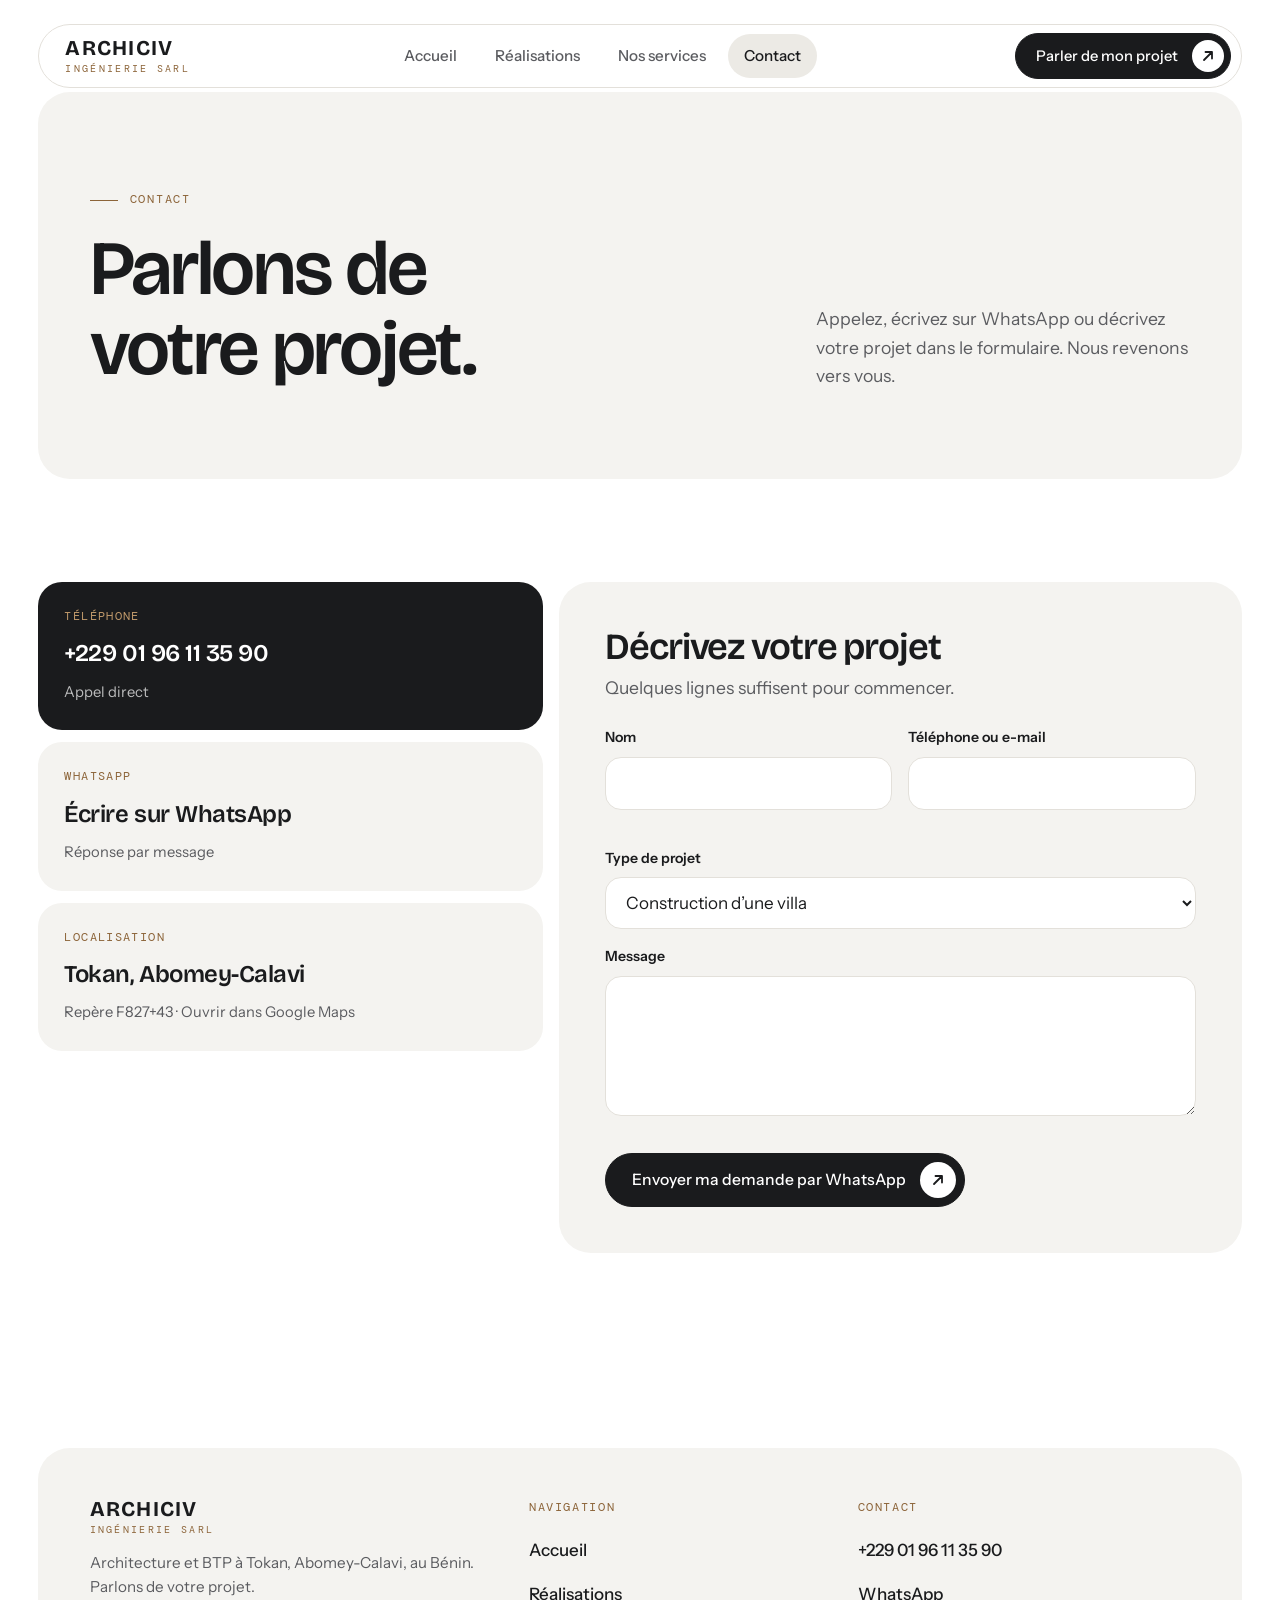
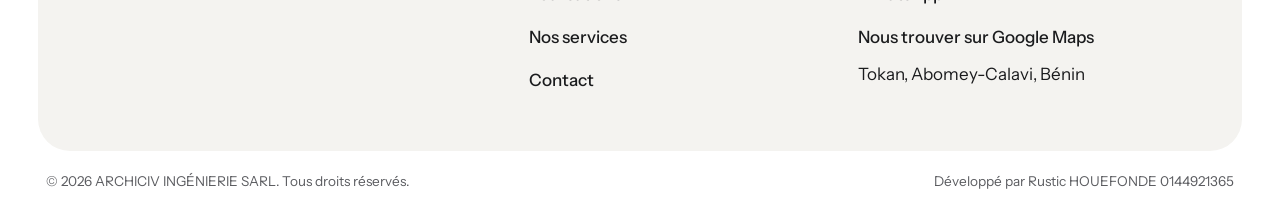
<file: contact.html>
<!doctype html>
<html lang="fr">
<head>
<meta charset="utf-8">
<meta name="viewport" content="width=device-width, initial-scale=1">
<title>Contact et demande de devis | ARCHICIV INGÉNIERIE SARL</title>
<meta name="description" content="Contactez ARCHICIV INGÉNIERIE SARL à Tokan, Abomey-Calavi : téléphone, WhatsApp, localisation Google Maps et formulaire de demande de projet.">
<meta name="theme-color" content="#ffffff">
<link rel="preconnect" href="https://fonts.googleapis.com">
<link rel="preconnect" href="https://fonts.gstatic.com" crossorigin>
<link href="https://fonts.googleapis.com/css2?family=Bricolage+Grotesque:opsz,wght@12..96,500;12..96,600;12..96,700&family=DM+Mono&family=Instrument+Sans:wght@400;500;600&display=swap" rel="stylesheet">
<link rel="stylesheet" href="style.css">
</head>
<body>
<div class="progress" aria-hidden="true"></div>
<a class="skip" href="#contenu">Aller au contenu</a>
<header class="site-header"><div class="wrap">
  <div class="header-bar">
    <a class="logo" href="index.html" aria-label="ARCHICIV Ingénierie SARL, accueil"><b>ARCHICIV</b><small>INGÉNIERIE SARL</small></a>
    <nav class="nav" id="nav" aria-label="Navigation principale"><a href="index.html">Accueil</a><a href="realisations.html">Réalisations</a><a href="services.html">Nos services</a><a href="contact.html" aria-current="page">Contact</a><a class="nav-cta" href="contact.html">Parler de mon projet</a></nav>
    <div class="header-cta"><a class="btn btn--sm" href="contact.html">Parler de mon projet<span class="ico"><svg viewBox="0 0 14 14" fill="none" stroke="currentColor" stroke-width="1.8" stroke-linecap="round" stroke-linejoin="round" aria-hidden="true"><path d="M3 11 11 3M4.5 3H11v6.5"/></svg></span></a>
      <button class="burger" type="button" aria-expanded="false" aria-controls="nav" aria-label="Ouvrir le menu"><span></span></button></div>
  </div></div></header>
<main id="contenu">

<section class="wrap"><div class="panel page-hero">
  <div><span class="eyebrow">Contact</span><h1>Parlons de votre projet.</h1></div>
  <p class="lead">Appelez, écrivez sur WhatsApp ou décrivez votre projet dans le formulaire. Nous revenons vers vous.</p>
</div></section>
<section class="section"><div class="wrap"><div class="contact-grid">
  <div class="contact-cards">
    <a class="c-card dark" href="tel:+2290196113590"><span class="k">Téléphone</span><strong>+229 01 96 11 35 90</strong><span class="sub">Appel direct</span></a>
    <a class="c-card" href="https://wa.me/2290196113590" target="_blank" rel="noopener"><span class="k">WhatsApp</span><strong>Écrire sur WhatsApp</strong><span class="sub">Réponse par message</span></a>
    <a class="c-card" href="https://maps.app.goo.gl/fq66SM4S8N7uAsCY7" target="_blank" rel="noopener"><span class="k">Localisation</span><strong>Tokan, Abomey-Calavi</strong><span class="sub">Repère F827+43 · Ouvrir dans Google Maps</span></a>
    
  </div>
  <div class="form-panel"><h2>Décrivez votre projet</h2><p class="lead">Quelques lignes suffisent pour commencer.</p>
    <form class="form" id="contact-form" novalidate>
      <div class="field"><label for="nom">Nom</label><input id="nom" name="nom" type="text" autocomplete="name" required aria-describedby="nom-err"><span class="err" id="nom-err"></span></div>
      <div class="field"><label for="contact">Téléphone ou e-mail</label><input id="contact" name="contact" type="text" inputmode="email" autocomplete="tel" required aria-describedby="contact-err"><span class="err" id="contact-err"></span></div>
      <div class="field full"><label for="type">Type de projet</label><select id="type" name="type"><option>Construction d’une villa</option><option>Immeuble ou résidence</option><option>Rénovation ou aménagement</option><option>Plans et permis de construire</option><option>Autre demande</option></select></div>
      <div class="field full"><label for="message">Message</label><textarea id="message" name="message" required aria-describedby="message-err"></textarea><span class="err" id="message-err"></span></div>
      <div class="full" style="grid-column:1/-1"><button class="btn" type="submit">Envoyer ma demande par WhatsApp<span class="ico"><svg viewBox="0 0 14 14" fill="none" stroke="currentColor" stroke-width="1.8" stroke-linecap="round" stroke-linejoin="round" aria-hidden="true"><path d="M3 11 11 3M4.5 3H11v6.5"/></svg></span></button></div>
      <div class="form-result" id="form-result" tabindex="-1" hidden></div>
    </form></div>
</div></div></section>

</main>
<footer class="site-footer"><div class="wrap">
  <div class="footer-panel">
    <div><a class="logo" href="index.html"><b>ARCHICIV</b><small>INGÉNIERIE SARL</small></a>
      <p>Architecture et BTP à Tokan, Abomey-Calavi, au Bénin. Parlons de votre projet.</p></div>
    <div><h4>Navigation</h4><ul><li><a href="index.html">Accueil</a></li><li><a href="realisations.html">Réalisations</a></li><li><a href="services.html">Nos services</a></li><li><a href="contact.html">Contact</a></li></ul></div>
    <div><h4>Contact</h4><ul><li><a href="tel:+2290196113590">+229 01 96 11 35 90</a></li><li><a href="https://wa.me/2290196113590" target="_blank" rel="noopener">WhatsApp</a></li><li><a href="https://maps.app.goo.gl/fq66SM4S8N7uAsCY7" target="_blank" rel="noopener">Nous trouver sur Google Maps</a></li><li>Tokan, Abomey-Calavi, Bénin</li></ul></div>
  </div>
  <div class="legal"><span>© <span data-year>2026</span> ARCHICIV INGÉNIERIE SARL. Tous droits réservés.</span><span>Développé par Rustic HOUEFONDE 0144921365</span></div>
</div></footer>
<div class="mbar" aria-label="Contact rapide"><a href="tel:+2290196113590">Appeler</a><a class="wa" href="https://wa.me/2290196113590" target="_blank" rel="noopener">WhatsApp</a></div>
<script src="main.js" defer></script>
</body>
</html>
</file>
<file: style.css>
/* ==========================================================================
   ARCHICIV INGÉNIERIE SARL — feuille de style partagée par toutes les pages
   Composition : panneaux clairs arrondis, boutons sombres en pilule,
   détails de plan d'architecte (cotes, échelles) en police mono.
   ========================================================================== */

:root {
  /* Couleurs : blanc, anthracite, sable, bronze (accent discret) */
  --paper: #ffffff;
  --mist: #f4f3f0;
  --mist-2: #eceae5;
  --line: #e3e0da;
  --ink: #1a1b1d;
  --ink-2: #27282b;
  --soft: #5b5c60;
  --bronze: #8c6439;        /* texte sur fond clair (contraste 5,3:1) */
  --bronze-lit: #c19a6b;    /* accent sur fond sombre */
  --sand: #d8c5a8;

  /* Typographie */
  --font-display: "Bricolage Grotesque", "Segoe UI", system-ui, sans-serif;
  --font-body: "Instrument Sans", "Segoe UI", system-ui, sans-serif;
  --font-mono: "DM Mono", ui-monospace, Consolas, monospace;

  --radius-xl: 32px;
  --radius-lg: 24px;
  --gutter: clamp(16px, 3vw, 40px);
  --ease: cubic-bezier(.2, .7, .2, 1);
  color-scheme: light;
}

*, *::before, *::after { box-sizing: border-box; }
html { scroll-behavior: smooth; -webkit-text-size-adjust: 100%; }
body {
  margin: 0;
  background: var(--paper);
  color: var(--ink);
  font-family: var(--font-body);
  font-size: 1.0625rem;
  line-height: 1.6;
  overflow-x: hidden;
}
img, svg { display: block; max-width: 100%; }
a { color: inherit; }
h1, h2, h3, p { margin: 0; }
h1, h2, h3 { font-family: var(--font-display); font-weight: 600; letter-spacing: -.03em; line-height: 1.04; text-wrap: balance; }
h2 { font-size: clamp(2rem, 4vw, 3.2rem); }
h3 { font-size: 1.35rem; letter-spacing: -.02em; line-height: 1.15; }
p { max-width: 62ch; }
:focus-visible { outline: 2px solid var(--bronze); outline-offset: 3px; border-radius: 8px; }
.sr-only { position: absolute; width: 1px; height: 1px; overflow: hidden; clip: rect(0 0 0 0); white-space: nowrap; }
.skip { position: absolute; left: 16px; top: -60px; z-index: 100; background: var(--ink); color: #fff; padding: 10px 16px; border-radius: 999px; text-decoration: none; }
.skip:focus { top: 12px; }

.wrap { width: 100%; max-width: 1400px; margin-inline: auto; padding-inline: var(--gutter); }
.section { padding-block: clamp(56px, 8vw, 112px); }
.section--tight { padding-block: clamp(24px, 4vw, 48px); }

.eyebrow {
  display: inline-flex; align-items: center; gap: 12px;
  font-family: var(--font-mono); font-size: .78rem; letter-spacing: .14em; text-transform: uppercase;
  color: var(--bronze);
}
.eyebrow::before { content: ""; width: 28px; height: 1px; background: currentColor; }
.lead { color: var(--soft); font-size: 1.1rem; }

/* ---------- Boutons ---------- */
.btn {
  --bg: var(--ink); --fg: #fff;
  display: inline-flex; align-items: center; gap: 14px;
  min-height: 52px; padding: 8px 8px 8px 26px;
  background: var(--bg); color: var(--fg);
  border: 1px solid var(--bg); border-radius: 999px;
  font: 500 .98rem/1 var(--font-body); text-decoration: none; cursor: pointer;
  transition: transform .3s var(--ease), background .3s, color .3s, border-color .3s;
}
.btn .ico {
  display: grid; place-items: center; width: 36px; height: 36px; border-radius: 50%;
  background: #fff; color: var(--ink); transition: transform .35s var(--ease);
}
.btn .ico svg { width: 14px; height: 14px; }
.btn:hover { transform: translateY(-2px); background: var(--ink-2); }
.btn:hover .ico { transform: rotate(45deg); }
.btn--ghost { --bg: #fff; --fg: var(--ink); border-color: var(--line); }
.btn--ghost .ico { background: var(--ink); color: #fff; }
.btn--ghost:hover { background: var(--mist); border-color: var(--ink); }
.btn--light { --bg: #fff; --fg: var(--ink); }
.btn--light .ico { background: var(--ink); color: #fff; }
.btn--light:hover { background: var(--sand); border-color: var(--sand); }
.btn--outline-light { --bg: transparent; --fg: #fff; border-color: rgba(255,255,255,.4); }
.btn--outline-light .ico { background: #fff; color: var(--ink); }
.btn--outline-light:hover { background: rgba(255,255,255,.12); border-color: #fff; }
.btn--sm { min-height: 44px; padding: 6px 6px 6px 20px; font-size: .92rem; }
.btn--sm .ico { width: 32px; height: 32px; }
.pill {
  display: inline-flex; align-items: center; gap: 8px; min-height: 40px; padding: 0 18px;
  background: rgba(255,255,255,.92); backdrop-filter: blur(10px); -webkit-backdrop-filter: blur(10px);
  border-radius: 999px; font-size: .88rem; font-weight: 500; text-decoration: none; color: var(--ink);
  transition: background .25s, transform .25s var(--ease);
}
a.pill:hover { background: #fff; transform: translateY(-2px); }
.tag {
  display: inline-flex; align-items: center; min-height: 26px; padding: 0 12px;
  font-family: var(--font-mono); font-size: .68rem; letter-spacing: .1em; text-transform: uppercase;
  border-radius: 999px; background: #fff; color: var(--bronze); border: 1px solid var(--sand);
}

/* ---------- En-tête ---------- */
.progress { position: fixed; inset: 0 0 auto 0; height: 3px; z-index: 70; background: var(--bronze); transform-origin: left; transform: scaleX(0); pointer-events: none; }
.site-header { position: sticky; top: 12px; z-index: 60; padding-top: 12px; }
.header-bar {
  position: relative; display: flex; align-items: center; justify-content: space-between; gap: 20px;
  min-height: 64px; padding: 8px 10px 8px 26px;
  background: rgba(255,255,255,.82); backdrop-filter: blur(16px); -webkit-backdrop-filter: blur(16px);
  border: 1px solid var(--line); border-radius: 999px;
  transition: box-shadow .35s, background .35s;
}
.site-header.is-scrolled .header-bar { box-shadow: 0 14px 40px -18px rgba(26,27,29,.28); background: rgba(255,255,255,.94); }
.logo { display: flex; flex-direction: column; text-decoration: none; line-height: 1; }
.logo b { font-family: var(--font-display); font-size: 1.32rem; font-weight: 700; letter-spacing: .06em; }
.logo small { margin-top: 5px; font-family: var(--font-mono); font-size: .6rem; letter-spacing: .24em; color: var(--bronze); }
.nav { display: flex; gap: 6px; }
.nav a {
  position: relative; padding: 10px 16px; border-radius: 999px; font-size: .95rem; font-weight: 500;
  text-decoration: none; color: var(--soft); transition: color .25s, background .25s;
}
.nav a:hover { color: var(--ink); background: var(--mist); }
.nav a[aria-current="page"] { color: var(--ink); background: var(--mist-2); }
.header-cta { display: flex; align-items: center; gap: 8px; }
.burger { display: none; width: 48px; height: 48px; border: 0; border-radius: 50%; background: var(--ink); color: #fff; cursor: pointer; place-items: center; }
.burger span, .burger span::before, .burger span::after { display: block; width: 18px; height: 2px; background: currentColor; border-radius: 2px; transition: transform .3s var(--ease), background .2s; }
.burger span { position: relative; }
.burger span::before, .burger span::after { content: ""; position: absolute; left: 0; }
.burger span::before { top: -6px; } .burger span::after { top: 6px; }
.burger[aria-expanded="true"] span { background: transparent; }
.burger[aria-expanded="true"] span::before { transform: translateY(6px) rotate(45deg); }
.burger[aria-expanded="true"] span::after { transform: translateY(-6px) rotate(-45deg); }

@media (max-width: 960px) {
  .header-bar { padding-left: 20px; }
  .burger { display: grid; }
  .header-cta .btn { display: none; }
  .nav {
    position: absolute; left: 0; right: 0; top: calc(100% + 10px); flex-direction: column; gap: 4px;
    padding: 14px; background: #fff; border: 1px solid var(--line); border-radius: var(--radius-lg);
    box-shadow: 0 30px 60px -30px rgba(26,27,29,.35);
    opacity: 0; visibility: hidden; transform: translateY(-8px); transition: opacity .25s, transform .3s var(--ease), visibility .25s;
  }
  .nav.is-open { opacity: 1; visibility: visible; transform: none; }
  .nav a { padding: 16px 18px; font-size: 1.05rem; }
  .nav .nav-cta { display: flex; margin-top: 6px; background: var(--ink); color: #fff; }
}
@media (min-width: 961px) { .nav .nav-cta { display: none; } }

/* ---------- Héro ---------- */
.hero { display: grid; grid-template-columns: minmax(0, 1.02fr) minmax(0, .98fr); gap: 16px; padding-top: 16px; }
.panel { background: var(--mist); border-radius: var(--radius-xl); }
.hero-copy { display: flex; flex-direction: column; justify-content: space-between; gap: 40px; padding: clamp(28px, 4.2vw, 60px); }
.hero h1 { font-size: clamp(2.5rem, 5.2vw, 5rem); margin-top: 24px; }
.hero h1 .line { display: block; overflow: hidden; padding-bottom: .08em; margin-bottom: -.08em; }
.hero h1 .line > span { display: block; animation: rise 1s var(--ease) backwards; }
.hero h1 .line:nth-child(2) > span { animation-delay: .12s; color: var(--bronze); }
@keyframes rise { from { transform: translateY(105%); } }
.hero-copy .lead { margin-top: 24px; max-width: 46ch; animation: fade .9s ease .35s backwards; }
.hero-actions { display: flex; flex-wrap: wrap; gap: 12px; margin-top: 34px; animation: fade .9s ease .5s backwards; }
@keyframes fade { from { opacity: 0; transform: translateY(14px); } }
.facts { display: grid; grid-template-columns: repeat(3, minmax(0, 1fr)); gap: 12px; }
.fact {
  display: flex; flex-direction: column; gap: 6px; padding: 18px; min-height: 124px;
  background: rgba(255,255,255,.78); border: 1px solid #fff; border-radius: 20px; backdrop-filter: blur(8px);
  text-decoration: none; transition: transform .35s var(--ease), box-shadow .35s;
}
a.fact:hover { transform: translateY(-4px); box-shadow: 0 18px 36px -22px rgba(26,27,29,.4); }
.fact strong { font-family: var(--font-display); font-size: clamp(1.25rem, 2vw, 1.7rem); font-weight: 600; letter-spacing: -.03em; line-height: 1.05; }
.fact span { font-size: .84rem; line-height: 1.35; color: var(--soft); }
.fact .stars { color: var(--bronze); letter-spacing: 2px; font-size: .8rem; }
.hero-media { position: relative; min-height: 640px; overflow: hidden; border-radius: var(--radius-xl); background: var(--mist-2); isolation: isolate; }
.hero-media img { position: absolute; inset: -6% 0; width: 100%; height: 112%; object-fit: cover; will-change: transform; }
.hero-media .float-top { position: absolute; z-index: 2; top: 18px; right: 18px; display: flex; flex-wrap: wrap; justify-content: flex-end; gap: 8px; }
.hero-media .float-bottom { position: absolute; z-index: 2; left: 18px; bottom: 18px; right: 18px; display: flex; justify-content: space-between; align-items: flex-end; gap: 12px; flex-wrap: wrap; }
.demo-note { font-family: var(--font-mono); font-size: .68rem; letter-spacing: .1em; text-transform: uppercase; }
@media (max-width: 1080px) {
  .hero { grid-template-columns: 1fr; }
  .hero-media { min-height: 520px; order: -1; }
}
@media (max-width: 600px) {
  .facts { grid-template-columns: 1fr; }
  .fact { min-height: 0; }
  .hero-media { min-height: 400px; }
}

/* ---------- Présentation ---------- */
.about { display: grid; grid-template-columns: minmax(0, 1fr) minmax(0, 1fr); gap: clamp(32px, 6vw, 96px); align-items: center; }
.about h2 { margin-top: 18px; }
.about p { margin-top: 22px; }
.about .btn { margin-top: 32px; }
.blueprint { position: relative; padding: clamp(14px, 2vw, 28px); border-radius: var(--radius-xl); background:
  linear-gradient(var(--line) 1px, transparent 1px) 0 0 / 36px 36px, linear-gradient(90deg, var(--line) 1px, transparent 1px) 0 0 / 36px 36px, var(--mist); }
.blueprint svg { width: 100%; height: auto; }
.dl { fill: none; stroke: var(--ink); stroke-width: 2; stroke-linecap: round; stroke-linejoin: round; stroke-dasharray: 1; stroke-dashoffset: 1; }
.dl.b { stroke: var(--bronze); stroke-width: 1.6; }
.blueprint.in .dl { animation: draw 2s var(--ease) forwards; animation-delay: var(--d, 0s); }
@keyframes draw { to { stroke-dashoffset: 0; } }
.blueprint text { font-family: var(--font-mono); font-size: 13px; letter-spacing: .12em; fill: var(--bronze); }
.values { display: grid; grid-template-columns: repeat(3, minmax(0, 1fr)); gap: 12px; margin-top: 56px; }
.value { display: flex; flex-direction: column; gap: 14px; min-height: 210px; padding: 26px; border-radius: var(--radius-lg); background: var(--ink); color: #fff; transition: transform .4s var(--ease); }
.value:hover { transform: translateY(-6px); }
.value svg { width: 34px; height: 34px; color: var(--bronze-lit); }
.value h3 { margin-top: auto; }
.value p { font-size: .92rem; color: rgba(255,255,255,.72); }
@media (max-width: 900px) { .about { grid-template-columns: 1fr; } .values { grid-template-columns: 1fr; } .value { min-height: 0; } }

/* ---------- Services (interactif) ---------- */
.head-row { display: flex; align-items: flex-end; justify-content: space-between; flex-wrap: wrap; gap: 24px; margin-bottom: clamp(28px, 4vw, 48px); }
.head-row h2 { margin-top: 16px; max-width: 16ch; }
.services-panel { display: grid; grid-template-columns: minmax(0, .9fr) minmax(0, 1.1fr); gap: 16px; padding: 16px; }
.svc-list { display: flex; flex-direction: column; gap: 6px; padding: clamp(8px, 1.6vw, 24px); }
.svc-btn {
  display: flex; align-items: center; justify-content: space-between; gap: 16px; width: 100%; text-align: left;
  padding: 20px 22px; border: 1px solid transparent; border-radius: 20px; background: transparent; color: var(--ink);
  font: 600 clamp(1.15rem, 2vw, 1.55rem)/1.15 var(--font-display); letter-spacing: -.02em; cursor: pointer;
  transition: background .3s, color .3s, padding .4s var(--ease);
}
.svc-btn:hover { background: rgba(255,255,255,.8); }
.svc-btn .arr { display: grid; place-items: center; flex: none; width: 34px; height: 34px; border-radius: 50%; border: 1px solid var(--line); transition: all .3s; }
.svc-btn .arr svg { width: 12px; height: 12px; }
.svc-btn[aria-selected="true"] { background: var(--ink); color: #fff; padding-left: 30px; }
.svc-btn[aria-selected="true"] .arr { background: #fff; color: var(--ink); border-color: #fff; transform: rotate(45deg); }
.svc-view { position: relative; min-height: 520px; overflow: hidden; border-radius: 24px; background: var(--mist-2); }
.svc-view img { position: absolute; inset: 0; width: 100%; height: 100%; object-fit: cover; transition: opacity .5s ease, transform 1.2s var(--ease); }
.svc-view img.is-swapping { opacity: 0; transform: scale(1.04); }
.svc-card { position: absolute; left: 16px; right: 16px; bottom: 16px; display: flex; flex-direction: column; gap: 10px; padding: 22px; border-radius: 20px; background: rgba(255,255,255,.9); backdrop-filter: blur(14px); -webkit-backdrop-filter: blur(14px); }
.svc-card .tag { align-self: flex-start; }
.svc-card p { font-size: .98rem; color: var(--soft); }
@media (max-width: 900px) { .services-panel { grid-template-columns: 1fr; } .svc-view { min-height: 420px; } }

/* ---------- Réalisations (carrousel) ---------- */
.carousel-wrap { padding: clamp(18px, 3vw, 40px); }
.carousel-head { display: flex; justify-content: space-between; align-items: flex-end; gap: 20px; flex-wrap: wrap; margin-bottom: 28px; }
.carousel-head h2 { margin-top: 16px; }
.carousel-head .note { max-width: 30ch; font-size: .88rem; color: var(--soft); text-align: right; }
.track { display: flex; gap: 14px; overflow-x: auto; scroll-snap-type: x mandatory; scrollbar-width: none; padding-bottom: 4px; overscroll-behavior-x: contain; }
.track::-webkit-scrollbar { display: none; }
.proj { position: relative; flex: 0 0 min(360px, 78%); aspect-ratio: 3 / 4; overflow: hidden; border-radius: 22px; scroll-snap-align: start; background: var(--mist-2); color: #fff; text-decoration: none; isolation: isolate; }
.proj img { position: absolute; inset: 0; width: 100%; height: 100%; object-fit: cover; transition: transform 1.1s var(--ease); z-index: -1; }
.proj::after { content: ""; position: absolute; inset: 45% 0 0; background: linear-gradient(to top, rgba(18,19,21,.78), rgba(18,19,21,0)); z-index: -1; }
.proj:hover img { transform: scale(1.06); }
.proj .tag { position: absolute; top: 14px; left: 14px; background: rgba(255,255,255,.92); border-color: transparent; }
.proj .demo { position: absolute; top: 14px; right: 14px; font-family: var(--font-mono); font-size: .64rem; letter-spacing: .1em; text-transform: uppercase; padding: 5px 10px; border-radius: 999px; background: rgba(26,27,29,.62); backdrop-filter: blur(6px); }
.proj .cap { position: absolute; left: 18px; right: 18px; bottom: 18px; display: flex; flex-direction: column; gap: 4px; }
.proj .cap h3 { font-size: 1.3rem; }
.proj .cap span { font-size: .85rem; color: rgba(255,255,255,.8); }
.proj .go { position: absolute; right: 16px; bottom: 16px; width: 40px; height: 40px; display: grid; place-items: center; border-radius: 50%; background: #fff; color: var(--ink); transform: scale(.6) rotate(-45deg); opacity: 0; transition: all .4s var(--ease); }
.proj:hover .go, .proj:focus-visible .go { transform: none; opacity: 1; }
.proj .go svg { width: 14px; height: 14px; }
.carousel-foot { display: flex; justify-content: space-between; align-items: center; gap: 16px; flex-wrap: wrap; margin-top: 24px; }
.arrows { display: flex; gap: 10px; }
.arrow { display: grid; place-items: center; width: 52px; height: 52px; border-radius: 50%; border: 1px solid var(--line); background: #fff; color: var(--ink); cursor: pointer; transition: all .3s var(--ease); }
.arrow:hover:not(:disabled) { background: var(--ink); color: #fff; border-color: var(--ink); }
.arrow:disabled { opacity: .35; cursor: default; }
.arrow svg { width: 16px; height: 16px; }
.arrow.prev svg { transform: rotate(180deg); }

/* ---------- Bandeau contact ---------- */
.cta-band { position: relative; overflow: hidden; display: grid; grid-template-columns: minmax(0, 1.2fr) minmax(0, .8fr); gap: 40px; align-items: end; padding: clamp(32px, 6vw, 88px); border-radius: var(--radius-xl); background: var(--ink); color: #fff; isolation: isolate; }
.cta-band::before { content: ""; position: absolute; inset: 0; z-index: -1; opacity: .5; background:
  linear-gradient(rgba(255,255,255,.07) 1px, transparent 1px) 0 0 / 48px 48px, linear-gradient(90deg, rgba(255,255,255,.07) 1px, transparent 1px) 0 0 / 48px 48px;
  -webkit-mask-image: linear-gradient(120deg, transparent 20%, #000); mask-image: linear-gradient(120deg, transparent 20%, #000); }
.cta-band h2 { font-size: clamp(2.4rem, 6vw, 5.2rem); margin-top: 18px; }
.cta-band .eyebrow { color: var(--bronze-lit); }
.cta-band p { margin-top: 22px; color: rgba(255,255,255,.75); }
.cta-actions { display: flex; flex-direction: column; align-items: flex-start; gap: 12px; }
.cta-actions .num { font-family: var(--font-mono); font-size: 1.05rem; letter-spacing: .06em; color: var(--sand); margin-top: 6px; user-select: all; }
@media (max-width: 900px) { .cta-band { grid-template-columns: 1fr; } }

/* ---------- Localisation ---------- */
.locate { display: grid; grid-template-columns: minmax(0, .9fr) minmax(0, 1.1fr); gap: 16px; padding: 16px; }
.locate-info { display: flex; flex-direction: column; gap: 28px; justify-content: space-between; padding: clamp(14px, 2.4vw, 36px); }
.locate-info h2 { margin-top: 16px; }
.info-list { display: grid; gap: 0; margin: 0; padding: 0; list-style: none; }
.info-list li { display: grid; grid-template-columns: 110px 1fr; gap: 16px; padding: 16px 0; border-top: 1px solid var(--line); }
.info-list li:last-child { border-bottom: 1px solid var(--line); }
.info-list .k { font-family: var(--font-mono); font-size: .72rem; letter-spacing: .12em; text-transform: uppercase; color: var(--bronze); padding-top: 4px; }
.info-list a { text-underline-offset: 4px; }
.map-box { position: relative; min-height: 420px; overflow: hidden; border-radius: 24px; background: #ecebe6; }
.map-box svg { position: absolute; inset: 0; width: 100%; height: 100%; }
.pin-pulse { transform-origin: center; transform-box: fill-box; animation: pulse 2.6s ease-out infinite; }
@keyframes pulse { from { transform: scale(.4); opacity: .7; } to { transform: scale(2.4); opacity: 0; } }
.map-label { position: absolute; left: 16px; bottom: 16px; right: 16px; display: flex; justify-content: space-between; gap: 10px; flex-wrap: wrap; align-items: center; }
/* Pour intégrer une vraie carte : remplacer .map-box svg par <iframe class="map-embed"> */
.map-embed { position: absolute; inset: 0; width: 100%; height: 100%; border: 0; }
@media (max-width: 900px) { .locate { grid-template-columns: 1fr; } .info-list li { grid-template-columns: 1fr; gap: 4px; } }

/* ---------- Pied de page ---------- */
.site-footer { margin-top: clamp(40px, 6vw, 80px); padding: 16px 0 24px; }
.footer-panel { display: grid; grid-template-columns: 1.4fr 1fr 1.2fr; gap: clamp(24px, 4vw, 64px); padding: clamp(28px, 4vw, 56px); border-radius: var(--radius-xl); background: var(--mist); }
.footer-panel p { margin-top: 16px; font-size: .95rem; color: var(--soft); }
.footer-panel h4 { margin: 0 0 14px; font-family: var(--font-mono); font-size: .72rem; font-weight: 400; letter-spacing: .14em; text-transform: uppercase; color: var(--bronze); }
.footer-panel ul { list-style: none; margin: 0; padding: 0; display: grid; gap: 4px; }
.footer-panel li a { display: inline-block; padding: 6px 0; text-decoration: none; font-weight: 500; }
.footer-panel li a:hover { text-decoration: underline; text-underline-offset: 4px; }
.legal { display: flex; justify-content: space-between; flex-wrap: wrap; gap: 8px; padding: 20px 8px 0; font-size: .85rem; color: var(--soft); }

@media (max-width: 800px) { .footer-panel { grid-template-columns: 1fr; } }

/* ---------- Pages intérieures ---------- */
.page-hero { padding: clamp(40px, 7vw, 96px) clamp(24px, 4vw, 56px); margin-top: 16px; display: grid; grid-template-columns: minmax(0, 1.3fr) minmax(0, .7fr); gap: 32px; align-items: end; }
.page-hero h1 { font-size: clamp(2.4rem, 6vw, 5rem); margin-top: 20px; }
.page-hero .lead { max-width: 40ch; }
@media (max-width: 800px) { .page-hero { grid-template-columns: 1fr; } }
.filters { display: flex; flex-wrap: wrap; gap: 8px; margin-bottom: 28px; }
.chip { min-height: 44px; padding: 0 20px; border: 1px solid var(--line); border-radius: 999px; background: #fff; color: var(--ink); font: 500 .94rem var(--font-body); cursor: pointer; transition: all .25s; }
.chip:hover { border-color: var(--ink); }
.chip[aria-pressed="true"] { background: var(--ink); color: #fff; border-color: var(--ink); }
.grid { display: grid; grid-template-columns: repeat(3, minmax(0, 1fr)); gap: 16px; }
.grid .proj { flex: none; aspect-ratio: 4 / 5; }
.grid .proj.is-hidden { display: none; }
.grid .proj.wide { grid-column: span 2; aspect-ratio: auto; }
@media (max-width: 1000px) { .grid { grid-template-columns: repeat(2, minmax(0, 1fr)); } .grid .proj.wide { grid-column: span 2; } }
@media (max-width: 600px) { .grid { grid-template-columns: 1fr; } .grid .proj.wide { grid-column: auto; aspect-ratio: 4 / 5; } }
.empty-note { display: none; padding: 40px; text-align: center; color: var(--soft); }

.svc-row { display: grid; grid-template-columns: minmax(0, 1fr) minmax(0, 1fr); gap: clamp(24px, 5vw, 80px); align-items: center; padding-block: clamp(28px, 4vw, 56px); border-top: 1px solid var(--line); }
.svc-row:nth-child(even) .svc-media { order: 2; }
.svc-media { aspect-ratio: 4 / 3; overflow: hidden; border-radius: var(--radius-xl); background: var(--mist-2); }
.svc-media img { width: 100%; height: 100%; object-fit: cover; transition: transform 1.2s var(--ease); }
.svc-media:hover img { transform: scale(1.04); }
.svc-text h2 { font-size: clamp(1.8rem, 3.4vw, 2.7rem); margin: 16px 0 18px; }
.svc-text ul { margin: 22px 0 28px; padding: 0; list-style: none; display: grid; gap: 10px; }
.svc-text li { display: flex; gap: 12px; align-items: baseline; color: var(--soft); }
.svc-text li::before { content: ""; flex: none; width: 14px; height: 1px; background: var(--bronze); transform: translateY(-4px); }
.validate-banner { display: flex; gap: 14px; align-items: center; padding: 16px 20px; border: 1px dashed var(--sand); border-radius: 18px; background: #fff; font-size: .92rem; color: var(--soft); }
@media (max-width: 800px) { .svc-row { grid-template-columns: 1fr; } .svc-row:nth-child(even) .svc-media { order: 0; } }

.contact-grid { display: grid; grid-template-columns: minmax(0, .85fr) minmax(0, 1.15fr); gap: 16px; }
.contact-cards { display: grid; gap: 12px; align-content: start; }
.c-card { display: flex; flex-direction: column; gap: 8px; padding: 26px; border-radius: var(--radius-lg); background: var(--mist); text-decoration: none; transition: transform .35s var(--ease), background .3s; }
a.c-card:hover { transform: translateY(-3px); background: var(--mist-2); }
.c-card.dark { background: var(--ink); color: #fff; }
.c-card.dark:hover { background: var(--ink-2); }
.c-card .k { font-family: var(--font-mono); font-size: .72rem; letter-spacing: .12em; text-transform: uppercase; color: var(--bronze); }
.c-card.dark .k { color: var(--bronze-lit); }
.c-card strong { font-family: var(--font-display); font-size: 1.5rem; font-weight: 600; letter-spacing: -.02em; user-select: all; }
.c-card span.sub { font-size: .92rem; color: var(--soft); }
.c-card.dark span.sub { color: rgba(255,255,255,.7); }
.form-panel { padding: clamp(24px, 3.6vw, 48px); border-radius: var(--radius-xl); background: var(--mist); }
.form-panel h2 { font-size: clamp(1.7rem, 3vw, 2.3rem); margin-bottom: 8px; }
.form { display: grid; grid-template-columns: 1fr 1fr; gap: 16px; margin-top: 24px; }
.field { display: flex; flex-direction: column; gap: 8px; min-width: 0; }
.field.full { grid-column: 1 / -1; }
.field label { font-size: .88rem; font-weight: 600; }
.field input, .field select, .field textarea {
  width: 100%; min-height: 52px; padding: 12px 16px; border: 1px solid var(--line); border-radius: 16px; background: #fff; color: var(--ink);
  font: inherit; transition: border-color .2s, box-shadow .2s;
}
.field textarea { min-height: 140px; resize: vertical; }
.field input:focus, .field select:focus, .field textarea:focus { outline: none; border-color: var(--ink); box-shadow: 0 0 0 4px rgba(140,100,57,.18); }
.field .err { min-height: 1em; font-size: .8rem; color: #a3321f; }
.field [aria-invalid="true"] { border-color: #a3321f; }
.form-note { grid-column: 1 / -1; font-size: .84rem; color: var(--soft); padding: 14px 16px; border: 1px dashed var(--sand); border-radius: 14px; background: rgba(255,255,255,.6); }
.form-result { grid-column: 1 / -1; padding: 18px; border-radius: 16px; background: #fff; border: 1px solid var(--line); }
.form-result a { font-weight: 600; }
@media (max-width: 900px) { .contact-grid { grid-template-columns: 1fr; } }
@media (max-width: 560px) { .form { grid-template-columns: 1fr; } }

/* ---------- Animations d'apparition (discrètes) ---------- */
.reveal { opacity: .35; transform: translateY(26px); transition: opacity .9s ease, transform .9s var(--ease); transition-delay: var(--rd, 0s); }
.reveal.in { opacity: 1; transform: none; }

@media (prefers-reduced-motion: reduce) {
  html { scroll-behavior: auto; }
  *, *::before, *::after { animation: none !important; transition-duration: .01ms !important; }
  .reveal { opacity: 1; transform: none; }
  .dl { stroke-dashoffset: 0; }
  .hero-media img { inset: 0; height: 100%; }
}

/* ==========================================================================
   Ajouts : photos, bandeau défilant, comparateur, effets, mobile
   ========================================================================== */
img { background: var(--mist-2); }
.hero-media img { animation: kb 22s ease-in-out infinite alternate; }
@keyframes kb { to { scale: 1.07; } }

/* Bandeau défilant */
.marquee { overflow: hidden; margin-top: clamp(28px, 5vw, 64px); padding-block: 6px; border-block: 1px solid var(--line); }
.marquee-in { display: flex; align-items: center; gap: clamp(20px, 3vw, 44px); width: max-content; animation: marq 48s linear infinite; font: 600 clamp(1.8rem, 5vw, 4rem)/1.3 var(--font-display); letter-spacing: -.03em; white-space: nowrap; }
.marquee-in span:nth-of-type(even) { color: transparent; -webkit-text-stroke: 1.2px var(--ink); }
.marquee-in i { flex: none; width: 12px; height: 12px; background: var(--bronze); transform: rotate(45deg); }
@keyframes marq { to { transform: translateX(-25%); } }

/* Comparateur plan / bâtiment */
.compare { position: relative; overflow: hidden; border-radius: var(--radius-xl); aspect-ratio: 16 / 8.5; background: var(--mist-2); touch-action: pan-y; }
.compare > img, .compare-top, .compare-top img { position: absolute; inset: 0; width: 100%; height: 100%; object-fit: cover; }
.compare-top { clip-path: inset(0 calc(100% - var(--pos)) 0 0); }
.compare-handle { position: absolute; top: 0; bottom: 0; left: var(--pos); width: 2px; background: #fff; transform: translateX(-1px); pointer-events: none; box-shadow: 0 0 0 1px rgba(26,27,29,.12); }
.compare-handle b { position: absolute; top: 50%; left: 50%; width: 56px; height: 56px; border-radius: 50%; transform: translate(-50%, -50%); background: var(--ink); box-shadow: 0 10px 30px -8px rgba(0,0,0,.5); }
.compare-handle b::before, .compare-handle b::after { content: ""; position: absolute; top: 50%; width: 8px; height: 8px; border: solid #fff; border-width: 2px 2px 0 0; }
.compare-handle b::before { left: 14px; transform: translateY(-50%) rotate(-135deg); }
.compare-handle b::after { right: 14px; transform: translateY(-50%) rotate(45deg); }
.compare-label { position: absolute; top: 16px; z-index: 2; padding: 7px 14px; border-radius: 999px; background: rgba(255,255,255,.92); font: 400 .72rem var(--font-mono); letter-spacing: .12em; text-transform: uppercase; }
.compare-label.l { left: 16px; } .compare-label.r { right: 16px; }
.compare-range { position: absolute; inset: 0; width: 100%; height: 100%; margin: 0; opacity: 0; cursor: ew-resize; z-index: 3; }
.compare:focus-within .compare-handle b { outline: 3px solid var(--bronze); outline-offset: 3px; }

/* Effets de survol (souris uniquement) */
@media (hover: hover) and (pointer: fine) {
  .btn { translate: var(--mx, 0) var(--my, 0); }
  .proj { transform: perspective(900px) rotateX(var(--rx, 0deg)) rotateY(var(--ry, 0deg)); transition: transform .45s var(--ease); }
}

/* Barre de contact rapide (téléphone) */
.mbar { display: none; }
@media (max-width: 700px) {
  .mbar { position: fixed; z-index: 55; left: max(12px, env(safe-area-inset-left, 0px)); right: max(12px, env(safe-area-inset-right, 0px)); bottom: calc(12px + env(safe-area-inset-bottom, 0px)); display: flex; gap: 8px; padding: 6px; border-radius: 999px; background: rgba(255,255,255,.88); backdrop-filter: blur(16px); -webkit-backdrop-filter: blur(16px); border: 1px solid var(--line); box-shadow: 0 18px 40px -18px rgba(26,27,29,.45); transform: translateY(160%); transition: transform .5s var(--ease); }
  body.show-mbar .mbar { transform: none; }
  .mbar a { flex: 1; display: grid; place-items: center; min-height: 52px; border-radius: 999px; background: var(--ink); color: #fff; font-weight: 600; text-decoration: none; }
  .mbar a.wa { background: var(--sand); color: var(--ink); }
  .site-footer { padding-bottom: 96px; }
}

/* ---------- Mobile : carrousels tactiles, rythme resserré ---------- */
@media (max-width: 700px) {
  body { font-size: 1rem; }
  .section { padding-block: 44px; }
  .site-header { top: 8px; padding-top: 8px; }
  .header-bar { min-height: 58px; padding: 6px 8px 6px 18px; }
  .logo b { font-size: 1.15rem; }
  .hero { padding-top: 10px; gap: 10px; }
  .hero-media { min-height: 0; aspect-ratio: 4 / 4.4; border-radius: 26px; }
  .hero-media .float-top { top: 12px; right: 12px; }
  .hero-media .float-top .pill:last-child { display: none; }
  .hero-media .float-bottom { left: 12px; bottom: 12px; }
  .panel, .form-panel, .cta-band, .footer-panel { border-radius: 26px; }
  .hero-copy { padding: 26px 20px; gap: 28px; }
  .hero h1 { font-size: clamp(2.3rem, 11vw, 3rem); margin-top: 18px; }
  .hero-actions .btn { width: 100%; justify-content: space-between; }
  .facts, .values { display: flex; overflow-x: auto; scroll-snap-type: x mandatory; scrollbar-width: none; margin-inline: -20px; padding-inline: 20px; gap: 10px; }
  .values { margin-top: 32px; margin-inline: calc(var(--gutter) * -1); padding-inline: var(--gutter); }
  .facts::-webkit-scrollbar, .values::-webkit-scrollbar { display: none; }
  .fact { flex: 0 0 72%; scroll-snap-align: start; min-height: 112px; }
  .value { flex: 0 0 80%; scroll-snap-align: start; min-height: 180px; }
  .marquee { margin-top: 28px; }
  .about { gap: 28px; }
  .compare { aspect-ratio: 4 / 5; border-radius: 24px; }
  .compare-handle b { width: 48px; height: 48px; }
  .compare-handle b::before { left: 11px; } .compare-handle b::after { right: 11px; }
  .head-row { margin-bottom: 22px; gap: 14px; }
  .head-row h2 { max-width: none; }
  .services-panel { padding: 10px; gap: 10px; }
  .svc-list { flex-direction: row; overflow-x: auto; scrollbar-width: none; gap: 8px; padding: 4px 2px; scroll-snap-type: x proximity; }
  .svc-list::-webkit-scrollbar { display: none; }
  .svc-btn { width: auto; flex: none; padding: 12px 18px; font-size: 1rem; border-color: var(--line); background: #fff; border-radius: 999px; white-space: nowrap; scroll-snap-align: start; }
  .svc-btn .arr { display: none; }
  .svc-btn[aria-selected="true"] { padding-left: 18px; }
  .svc-view { min-height: 400px; border-radius: 20px; }
  .svc-card { left: 10px; right: 10px; bottom: 10px; padding: 16px; }
  .carousel-wrap { padding: 20px 14px; }
  .carousel-head .note { text-align: left; }
  .track { margin-inline: -14px; padding-inline: 14px; scroll-padding-inline: 14px; }
  .proj { flex-basis: 78%; }
  .carousel-foot .arrows { display: none; }
  .carousel-foot .btn { width: 100%; justify-content: space-between; }
  .cta-band { padding: 32px 22px; gap: 28px; }
  .cta-actions { width: 100%; }
  .cta-actions .btn { width: 100%; justify-content: space-between; }
  .locate { padding: 10px; }
  .map-box { min-height: 300px; }
  .page-hero { padding: 32px 20px; }
  .svc-row { padding-block: 24px; gap: 18px; }
  .footer-panel { padding: 28px 22px; }
  .legal { flex-direction: column; }
  .form-panel { padding: 26px 18px; }
  .field input, .field select, .field textarea { font-size: 16px; }
}
@media (prefers-reduced-motion: reduce) { .marquee-in, .hero-media img { animation: none !important; } }
</file>
